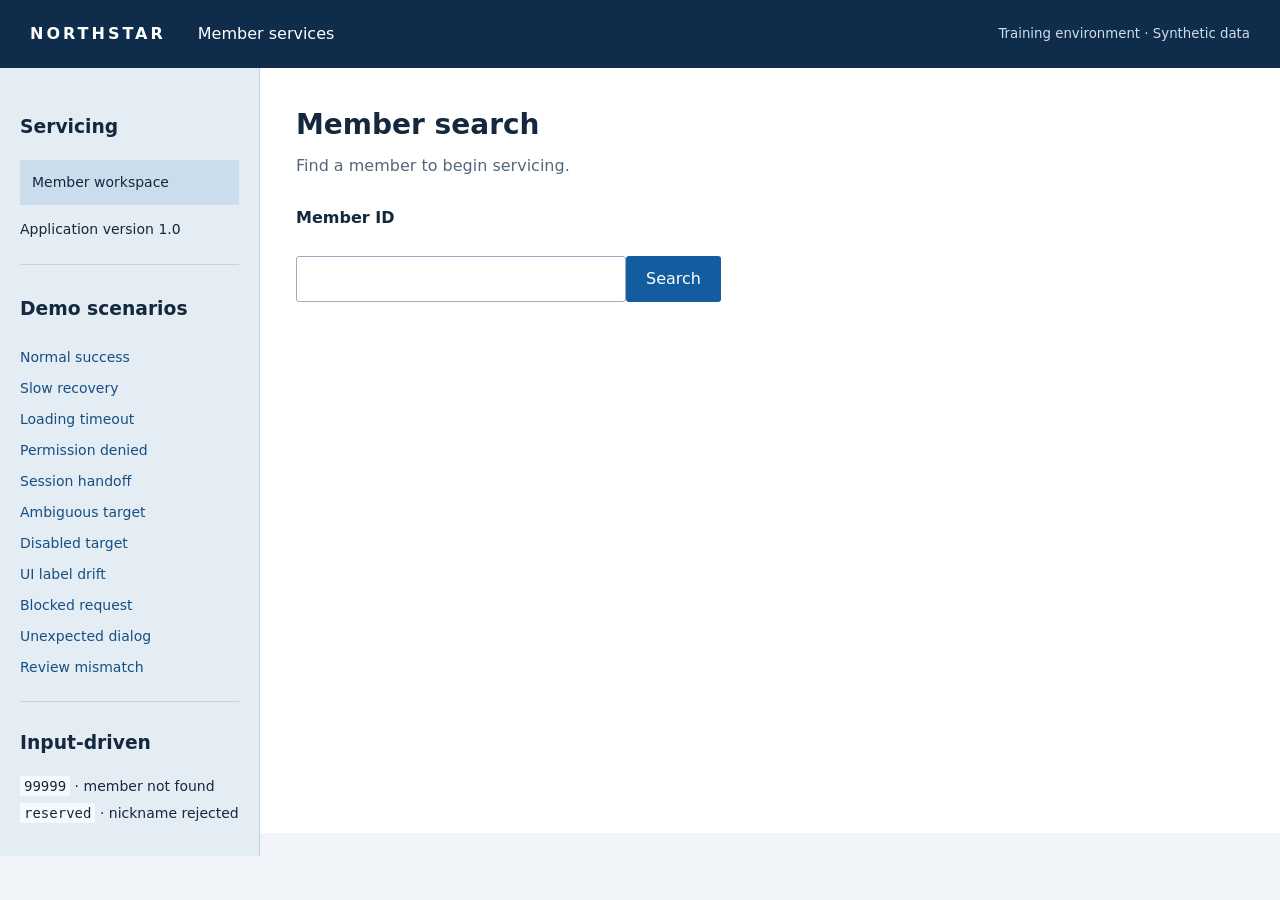
<file: bank_automation/web/index.html>
<!doctype html>
<html lang="en">
<head>
  <meta charset="utf-8">
  <meta name="viewport" content="width=device-width,initial-scale=1">
  <title>Northstar Member Services</title>
  <link rel="stylesheet" href="style.css">
</head>
<body class="shell">
  <header>
    <strong>NORTHSTAR</strong>
    <span>Member services</span>
    <small>Training environment · Synthetic data</small>
  </header>
  <div class="layout">
    <aside>
      <h3>Servicing</h3>
      <p class="selected">Member workspace</p>
      <p>Application version 1.0</p>
      <nav aria-label="Demo scenarios">
        <h3>Demo scenarios</h3>
        <a href="/">Normal success</a>
        <a href="/?scenario=slow">Slow recovery</a>
        <a href="/?scenario=stuck">Loading timeout</a>
        <a href="/?scenario=denied">Permission denied</a>
        <a href="/?scenario=expired">Session handoff</a>
        <a href="/?scenario=ambiguous">Ambiguous target</a>
        <a href="/?scenario=disabled">Disabled target</a>
        <a href="/?scenario=drift">UI label drift</a>
        <a href="/?scenario=blocked">Blocked request</a>
        <a href="/?scenario=dialog">Unexpected dialog</a>
        <a href="/?scenario=review_mismatch">Review mismatch</a>
      </nav>
      <section class="input-scenarios" aria-label="Input-driven scenarios">
        <h3>Input-driven</h3>
        <p><code>99999</code> · member not found</p>
        <p><code>reserved</code> · nickname rejected</p>
      </section>
    </aside>
    <main><iframe title="Member workspace" src="workspace.html"></iframe></main>
  </div>
</body>
</html>
</file>
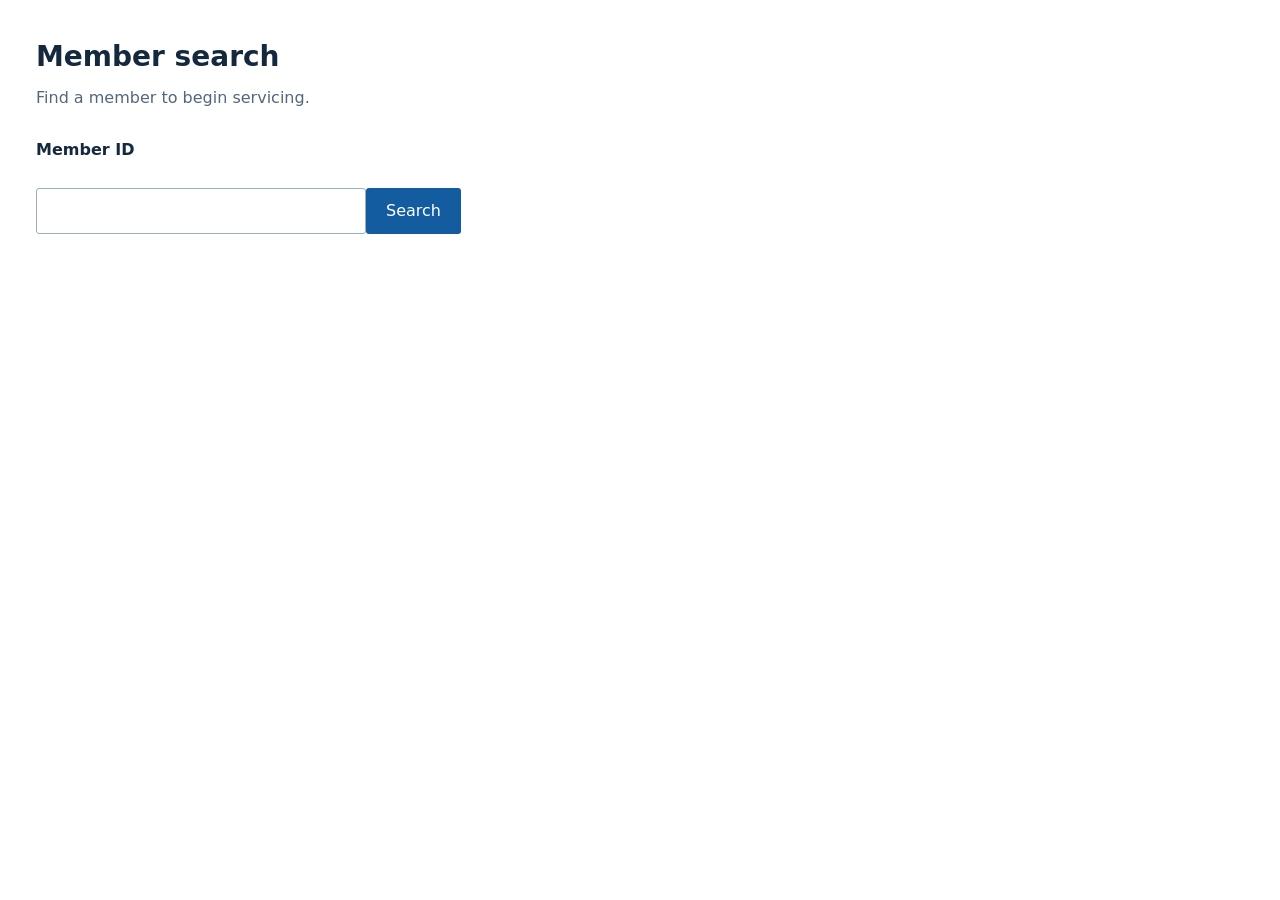
<file: bank_automation/web/workspace.html>
<!doctype html><html lang="en"><head><meta charset="utf-8"><meta name="viewport" content="width=device-width,initial-scale=1"><title>Member workspace</title><link rel="stylesheet" href="style.css"></head><body class="workspace"><div id="content"></div><script src="workspace.js"></script></body></html>
</file>
<file: bank_automation/web/style.css>
*{box-sizing:border-box}body{margin:0;font:16px/1.5 system-ui,sans-serif;color:#14283e;background:#f1f5fa}header{background:#102c4b;color:white;padding:22px 30px;display:flex;gap:32px;align-items:center}header strong{letter-spacing:3px}header small{margin-left:auto;color:#ceddeb}.layout{display:flex;min-height:85vh}aside{width:260px;flex-shrink:0;background:#e4ecf4;padding:26px 20px;border-right:1px solid #c5d2df}aside p{font-size:14px}.selected{background:#cbdced;padding:12px}nav{border-top:1px solid #c5d2df;margin-top:24px;padding-top:12px}nav a{display:block;color:#174f82;font-size:14px;padding:5px 0;text-decoration:none}nav a:hover,nav a:focus{text-decoration:underline}.input-scenarios{border-top:1px solid #c5d2df;margin-top:18px;padding-top:8px}.input-scenarios p{margin:6px 0}.input-scenarios code{background:#f7fafd;padding:2px 4px}main{flex:1;min-width:0}iframe{border:0;width:100%;height:85vh}.workspace{padding:36px;max-width:1000px;background:#fff;min-height:100vh}.scenario-banner{display:inline-block;background:#fff4cc;border:1px solid #d7ad22;color:#614a00;font-size:13px;font-weight:700;letter-spacing:.02em;margin-bottom:20px;padding:7px 10px;text-transform:uppercase}h1{font-size:28px;margin:0 0 8px}h2{font-size:20px}p.muted{color:#53677d;margin:0 0 28px}table{border-collapse:collapse;width:100%;margin:24px 0}th,td{text-align:left;padding:14px;border-bottom:1px solid #d8e1eb}th{background:#edf3f8}label{display:block;font-weight:600;margin:20px 0 6px}input,select{font:inherit;padding:10px 12px;border:1px solid #9aaec2;border-radius:3px;max-width:100%;width:330px}button{font:inherit;border:0;background:#145ca0;color:white;padding:11px 20px;border-radius:3px;cursor:pointer;margin:20px 10px 0 0}button:disabled{background:#8595a5;cursor:not-allowed;opacity:.75}button.secondary{background:#e3ebf4;color:#163956}.error{border-left:4px solid #a02e2e;background:#fff0f0;padding:16px}.notice{border-left:4px solid #176da8;background:#edf7ff;padding:16px}dl{display:grid;grid-template-columns:180px 1fr;gap:18px;padding:24px;background:#edf3f8}dt{font-weight:600}dd{margin:0}.danger{background:#8c3030}@media(max-width:700px){aside{display:none}header{flex-wrap:wrap;gap:8px}header small{margin-left:0}.workspace{padding:20px}dl{grid-template-columns:1fr}}
</file>
